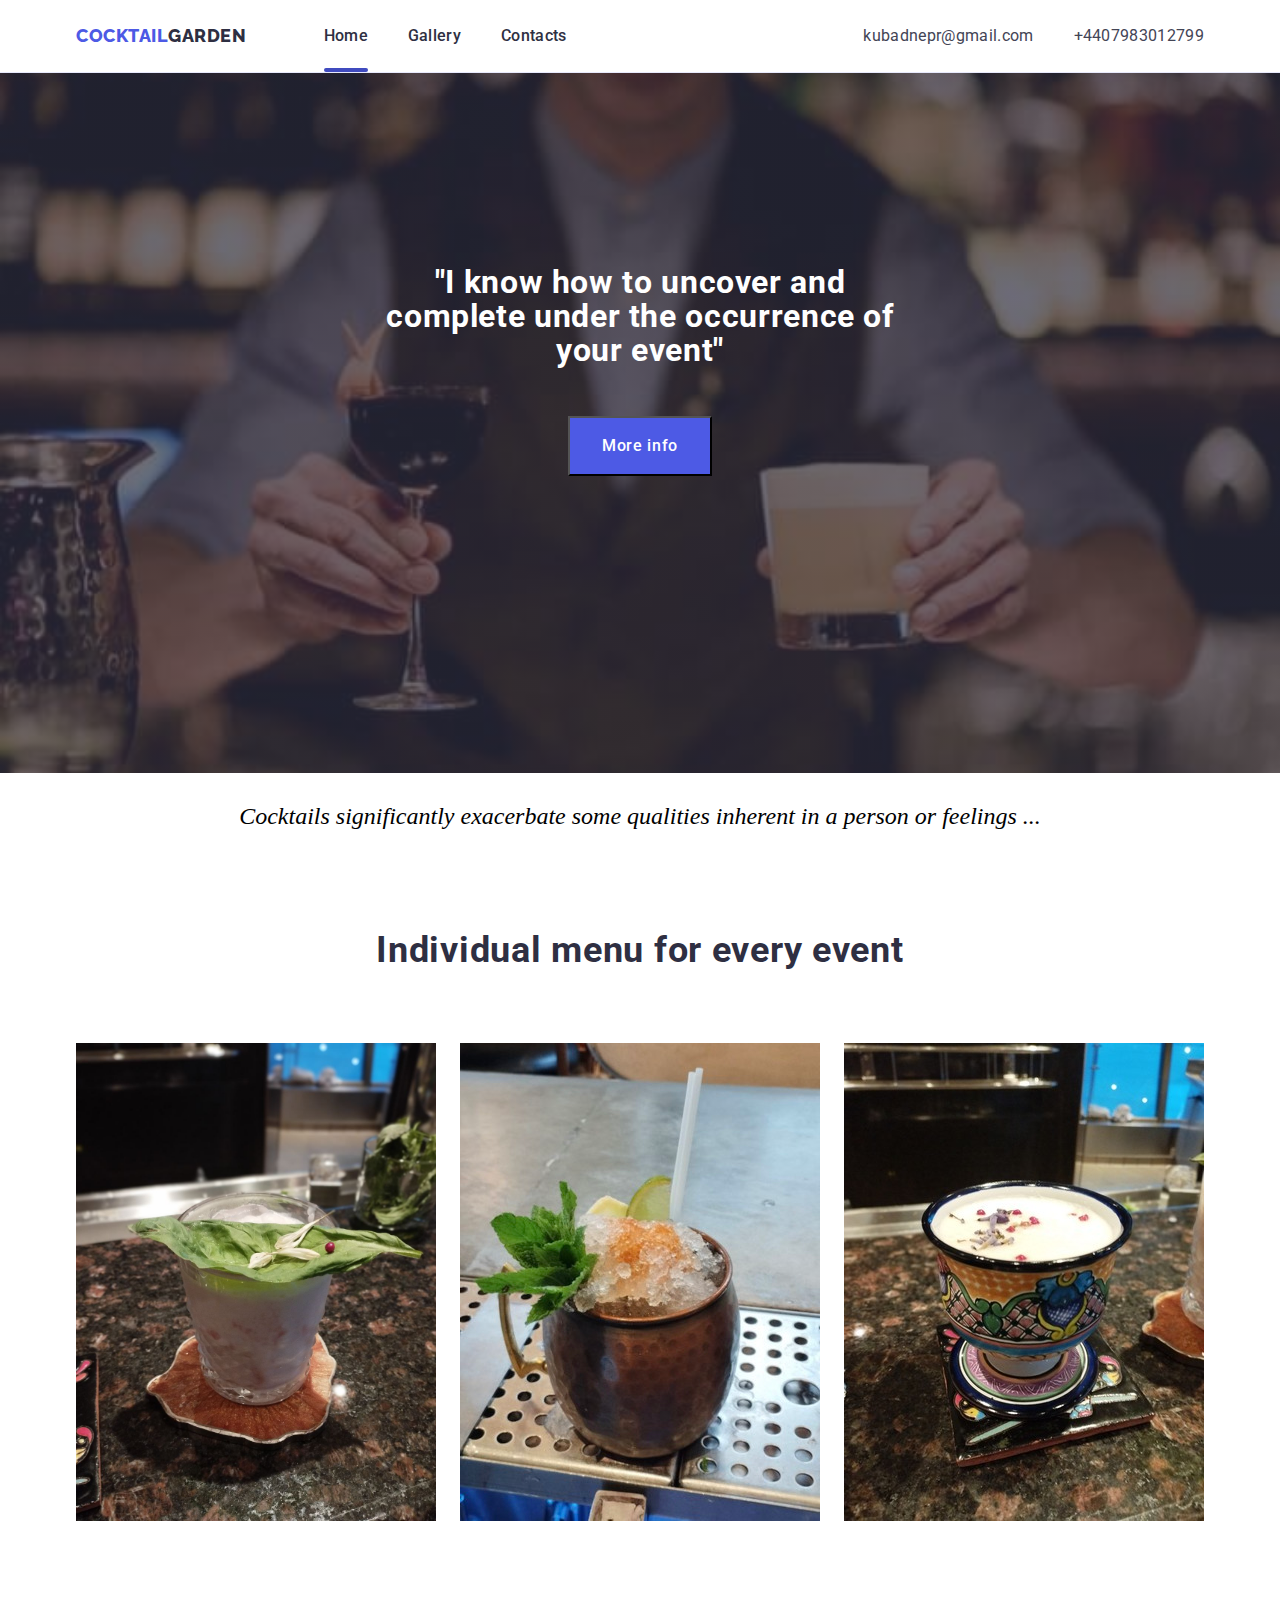
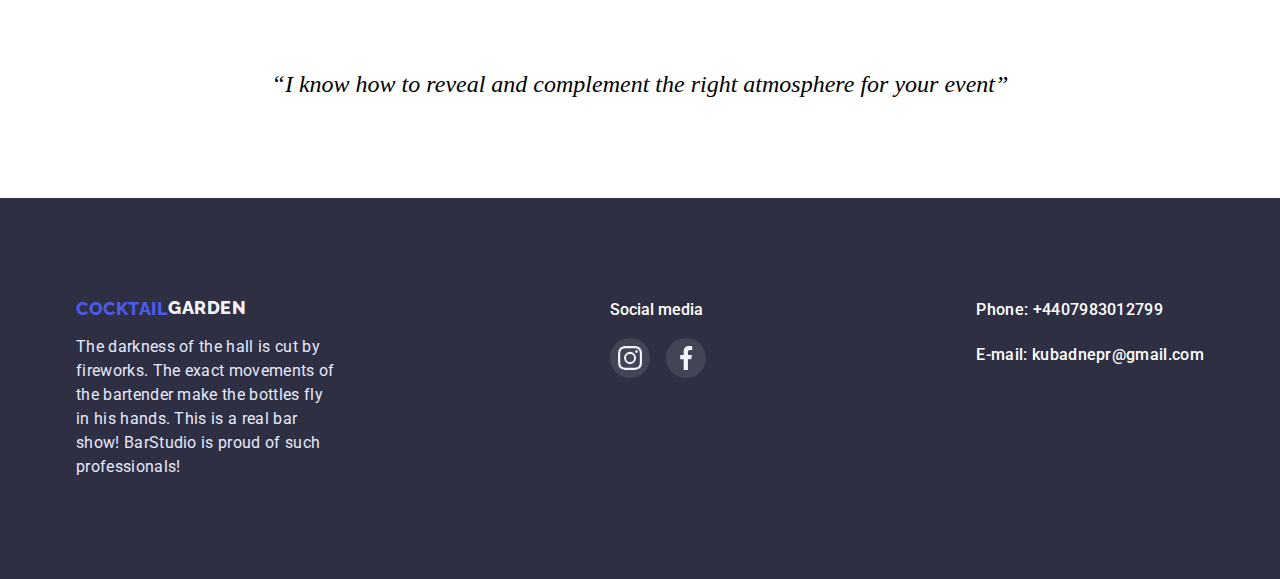
<file: index.html>
<!DOCTYPE html>
<html lang="en">

    <head>
        <meta charset="UTF-8">
        <meta http-equiv="X-UA-Compatible" content="IE=edge">
        <meta name="viewport" content="width=device-width, initial-scale=1.0">
        <title>Cocktail-Garden</title>
        <link rel="preconnect" href="https://fonts.googleapis.com">
        <link rel="preconnect" href="https://fonts.gstatic.com" crossorigin>
        <link
            href="https://fonts.googleapis.com/css2?family=Raleway:wght@800&family=Roboto:wght@400;500;700;900&display=swap"
            rel="stylesheet">
        <link rel="stylesheet"
            href="https://cdnjs.cloudflare.com/ajax/libs/modern-normalize/0.6.0/modern-normalize.min.css">
        <link rel="stylesheet" href="./css/style.css">
    </head>

    <body>
        <header class="header">
            <div class="container header-container">
                <a href="./index.html" class="header-logo link">Cocktail<span class="logo">Garden</span></a>
                <div class="header-menu">
                    <button type="button" class="header-close">
                        <svg xmlns="http://www.w3.org/2000/svg" fill="none" viewBox="0 0 24 24" stroke-width="1.5" stroke="currentColor" class="header-close-icon">
                            <path stroke-linecap="round" stroke-linejoin="round" d="M6 18L18 6M6 6l12 12" />
                          </svg>
                    </button>
                    <nav class="header-navigation">
                        <ul class="header-list list">
                            <li class="header-item"><a class="header-link link current" href="./index.html">Home</a>
                            </li>
                            <li class="header-item"><a class="header-link link" href="./portfolio.html">Gallery</a></li>
                            <li class="header-item"><a class="header-link link" href="#footer">Contacts</a></li>
                        </ul>
                    
                    </nav>
                    <address class="contact">
                        <ul class="header-contact list">
                            <li><a class="header-mail link" href="mailto:kubadnepr@gmail.com">kubadnepr@gmail.com</a></li>
                            <li><a class="header-tel link" href="tel:+4407983012799">+4407983012799</a></li>
                        </ul>
                    </address>
                </div>
                <button type="button" class="header-open">
                    <svg xmlns="http://www.w3.org/2000/svg" fill="none" viewBox="0 0 24 24" class="header-open-icon" stroke-width="1.5" stroke="currentColor">
                        <path stroke-linecap="round" stroke-linejoin="round" d="M3.75 6.75h16.5M3.75 12h16.5m-16.5 5.25h16.5" />
                      </svg>
                </button>
            </div>
        </header>
        <main>
            <section class="hero">
                <div class="container">
                    <h1 class="hero-title">"I know how to uncover and complete under the occurrence of your event"</h1>
                    <button type="button" class="hero-btn" data-modal-open>More info</button>
                </div>
            </section>
            <section class="text-homepage">Cocktails significantly exacerbate some qualities inherent in a person or feelings ...
            </section>
            <!-- Slideshow container
            <div class="slideshow-container">
            
                Full-width images with number and caption text 
                <div class="mySlides fade">
                    <div class="numbertext">1 / 3</div>
                    <img src="./images/photo_2023-08-13_17-49-11.jpg" style="width:100%">
                    <div class="text">Caption Text</div>
                </div>
            
                <div class="mySlides fade">
                    <div class="numbertext">2 / 3</div>
                    <img src="./images/photo_2023-08-13_17-53-18.jpg" style="width:100%">
                    <div class="text">Caption Two</div>
                </div>
            
                <div class="mySlides fade">
                    <div class="numbertext">3 / 3</div>
                    <img src="./images/photo_2023-08-13_17-54-30.jpg" style="width:100%">
                    <div class="text">Caption Three</div>
                </div>
            
                Next and previous buttons
                <a class="prev" onclick="plusSlides(-1)">&#10094;</a>
                <a class="next" onclick="plusSlides(1)">&#10095;</a>
            </div>
            <br>
            
            The dots/circles
            <div style="text-align:center">
                <span class="dot" onclick="currentSlide(1)"></span>
                <span class="dot" onclick="currentSlide(2)"></span>
                <span class="dot" onclick="currentSlide(3)"></span>
            </div>
        </div>
            

            <section class="about">
                <div class="container">
                    </div>
                    </section>
                    <ul class="about-list list">
                        <li class="about-item">
                            <div class="item-antenna">
                                <svg width="64" height="64">
                                    <use href="./images/img2_home.jpg"></use>
                                </svg>
                            </div>
                            <h2 class="about-title">Strategy</h2>
                            <p class="about-after-title">Our goal is to identify the business
                                problem to walk away with the and creative solution. </p>


                        </li>
                        <li class="about-item">
                            <div class="item-antenna">
                                <svg width="64" height="64">
                                    <use href="./images/icons.svg#icon-antena2"></use>
                                </svg>
                            </div>
                            <h2 class="about-title">Punctuality</h2>
                            <p class="about-after-title">Bring the key message to the brand's audience for the best
                                price
                                within the shortest
                                possible time.</p>
                        </li>
                        <li class="about-item">
                            <div class="item-antenna">
                                <svg width="64" height="64">
                                    <use href="./images/icons.svg#icon-antena3"></use>
                                </svg>
                            </div>
                            <h2 class="about-title">Diligence</h2>
                            <p class="about-after-title">Research and confirm brands that present the strongest digital
                                growth opportunities and
                                minimize risk.</p>
                        </li>
                        <li class="about-item">
                            <div class="item-antenna">
                                <svg width="64" height="64">
                                    <use href="./images/icons.svg#icon-antena3"></use>
                                </svg>
                            </div>
                            <h2 class="about-title">Technologies</h2>
                            <p class="about-after-title">Design practice focused on digital experiences. We bring forth
                                a
                                deep passion for
                                problem-solving.</p>
                        </li>
                    </ul>
                </div>

            </section>-->

            <section class="feature">
                <div class="container">
                    <h2 class="feature-title">Individual menu for every event</h2>
                    <ul class="feature-list list">
                        <li class="feature-item">
                            <img src="./images/photo_2023-08-13_17-49-11.jpg" alt="imac" />
                        </li>
                        <li class="feature-item">
                            <img src="./images/imgonline-com-ua-Resize-NGgsvhFeoj.jpg" alt="iphones" />
                        </li>
                        <li class="feature-item">
                            <img src="./images/imgonline-com-ua-Resize-VmYrsFNHtzeY0.jpg" alt="iphones" />
                        </li>
                    </ul>
                </div>
            </section>
            <section class="text-homepage">“I know how to reveal and complement the right atmosphere for your event”</section>
            
            <!--<section class="team">
                <div class="container">
                    <h2 class="team-title">Our Team</h2>
                    <ul class="team-list list">
                        <li class="team-item">
                            <img src="./images/mark_guerrero_img1.jpg" alt="mark guerrero" width="264" height="260" />
                            <div class="team-after-content">
                                <h3 class="team-after">Mark Guerrero</h3>
                                <p class="team-after-title">Product Designer</p>
                                <ul class="team-social-list list">
                                    <li class="team-social-item">
                                        <a href="" class="team-social-link">
                                            <svg class="team-social-icon" width="16" height="16">
                                                <use href="./images/icons.svg#icon-instagram"></use>
                                            </svg>
                                        </a>
                                    </li>
                                    <li class="team-social-item">
                                        <a href="" class="team-social-link">
                                            <svg class="team-social-icon" width="16" height="16">
                                                <use href="./images/icons.svg#icon-twitter"></use>
                                            </svg>
                                        </a>
                                    </li>
                                    <li class="team-social-item">
                                        <a href="" class="team-social-link">
                                            <svg class="team-social-icon" width="16" height="16">
                                                <use href="./images/icons.svg#icon-facebook"></use>
                                            </svg>
                                        </a>
                                    </li>
                                    <li class="team-social-item">
                                        <a href="" class="team-social-link">
                                            <svg class="team-social-icon" width="16" height="16">
                                                <use href="./images/icons.svg#icon-linkedin"></use>
                                            </svg>
                                        </a>
                                    </li>
                                </ul>
                            </div>
                        </li>
                        <li class="team-item">
                            <img src="./images/tom_ford_img2.jpg" alt="tom ford" width="264" height="260" />
                            <div class="team-after-content">
                                <h3 class="team-after">Tom Ford</h3>
                                <p class="team-after-title">Frontend Developer</p>
                                <ul class="team-social-list list">
                                    <li class="team-social-item">
                                        <a href="" class="team-social-link">
                                            <svg class="team-social-icon" width="16" height="16">
                                                <use href="./images/icons.svg#icon-instagram"></use>
                                            </svg>
                                        </a>
                                    </li>
                                    <li class="team-social-item">
                                        <a href="" class="team-social-link">
                                            <svg class="team-social-icon" width="16" height="16">
                                                <use href="./images/icons.svg#icon-twitter"></use>
                                            </svg>
                                        </a>
                                    </li>
                                    <li class="team-social-item">
                                        <a href="" class="team-social-link">
                                            <svg class="team-social-icon" width="16" height="16">
                                                <use href="./images/icons.svg#icon-facebook"></use>
                                            </svg>
                                        </a>
                                    </li>
                                    <li class="team-social-item">
                                        <a href="" class="team-social-link">
                                            <svg class="team-social-icon" width="16" height="16">
                                                <use href="./images/icons.svg#icon-linkedin"></use>
                                            </svg>
                                        </a>
                                    </li>
                                </ul>
                            </div>
                        </li>
                        <li class="team-item">
                            <img src="./images/camila_garcia_img3.jpg" alt="camila garcia" width="264" height="260" />
                            <div class="team-after-content">
                                <h3 class="team-after">Camila Garcia</h3>
                                <p class="team-after-title">Marketing</p>
                                <ul class="team-social-list list">
                                    <li class="team-social-item">
                                        <a href="" class="team-social-link">
                                            <svg class="team-social-icon" width="16" height="16">
                                                <use href="./images/icons.svg#icon-instagram"></use>
                                            </svg>
                                        </a>
                                    </li>
                                    <li class="team-social-item">
                                        <a href="" class="team-social-link">
                                            <svg class="team-social-icon" width="16" height="16">
                                                <use href="./images/icons.svg#icon-twitter"></use>
                                            </svg>
                                        </a>
                                    </li>
                                    <li class="team-social-item">
                                        <a href="" class="team-social-link">
                                            <svg class="team-social-icon" width="16" height="16">
                                                <use href="./images/icons.svg#icon-facebook"></use>
                                            </svg>
                                        </a>
                                    </li>
                                    <li class="team-social-item">
                                        <a href="" class="team-social-link">
                                            <svg class="team-social-icon" width="16" height="16">
                                                <use href="./images/icons.svg#icon-linkedin"></use>
                                            </svg>
                                        </a>
                                    </li>
                                </ul>
                            </div>
                        </li>
                        <li class="team-item">
                            <img src="./images/daniel_wilson_img4.jpg" alt="daniel wilson" width="264" height="260" />
                            <div class="team-after-content">
                                <h3 class="team-after">Daniel Wilson</h3>
                                <p class="team-after-title">UI Designer</p>
                                <ul class="team-social-list list">
                                    <li class="team-social-item">
                                        <a href="" class="team-social-link">
                                            <svg class="team-social-icon" width="16" height="16">
                                                <use href="./images/icons.svg#icon-instagram"></use>
                                            </svg>
                                        </a>
                                    </li>
                                    <li class="team-social-item">
                                        <a href="" class="team-social-link">
                                            <svg class="team-social-icon" width="16" height="16">
                                                <use href="./images/icons.svg#icon-twitter"></use>
                                            </svg>
                                        </a>
                                    </li>
                                    <li class="team-social-item">
                                        <a href="" class="team-social-link">
                                            <svg class="team-social-icon" width="16" height="16">
                                                <use href="./images/icons.svg#icon-facebook"></use>
                                            </svg>
                                        </a>
                                    </li>
                                    <li class="team-social-item">
                                        <a href="" class="team-social-link">
                                            <svg class="team-social-icon" width="16" height="16">
                                                <use href="./images/icons.svg#icon-linkedin"></use>
                                            </svg>
                                        </a>
                                    </li>
                                </ul>
                            </div>
                        </li>
                    </ul>
                </div>
            </section>-->
            <!--<section class="customers">
                <div class="container">
                    <h2 class="customers-title">Customers</h2>
                    <ul class="customs-list list">
                        <li class="customers-item"><a href="" class="customers-link link">
                                <svg class="customers-icon" width="104" height="56">
                                    <use href="./images/icons.svg#icon-logo1"></use>
                                </svg>
                            </a></li>
                        <li class="customers-item"><a href="" class="customers-link link">
                                <svg class="customers-icon" width="104" height="56">
                                    <use href="./images/icons.svg#icon-logo2"></use>
                                </svg>
                            </a></li>
                        <li class="customers-item"><a href="" class="customers-link link">
                                <svg class="customers-icon" width="104" height="56">
                                    <use href="./images/icons.svg#icon-logo3"></use>
                                </svg>
                            </a></li>
                        <li class="customers-item"><a href="" class="customers-link link">
                                <svg class="customers-icon" width="104" height="56">
                                    <use href="./images/icons.svg#icon-logo4"></use>
                                </svg>
                            </a></li>
                        <li class="customers-item"><a href="" class="customers-link link">
                                <svg class="customers-icon" width="104" height="56">
                                    <use href="./images/icons.svg#icon-logo5"></use>
                                </svg>
                            </a></li>
                        <li class="customers-item"><a href="" class="customers-link link">
                                <svg class="customers-icon" width="104" height="56">
                                    <use href="./images/icons.svg#icon-logo6"></use>
                                </svg>
                            </a></li>
                    </ul>
                </div>
            </section>-->
        </main>


        <footer class="footer">
            <div class="container footer-container">
                <div class="footer-left">
                    <a class="footer-link link" href=“./index.html”>Cocktail<span class="footer-logo">Garden</span></a>
                    <p class="footer-after">The darkness of the hall is cut by fireworks. The exact movements of the bartender make the bottles fly in his hands.
                    This is a real bar show! BarStudio is proud of such professionals!</p>
                </div>

                <div class="footer-icon">
                    <p class="footer-social">Social media</p>
                    <ul class="list flex footer-icon-list">
                        <li class="footer-item flex">
                            <a href="#" class="footer-link-icon">
                                <svg class="footer-icon-right" width="24" height="24">
                                    <use href="./images/icons.svg#icon-instagram"></use>
                                </svg>
                            </a>
                        </li>
                        <!--<li class="footer-item flex">
                            <a href="#" class="footer-link-icon">
                                <svg class="footer-icon-right" width="24" height="24">
                                    <use href="./images/icons.svg#icon-twitter"></use>
                                </svg>
                            </a>
                        </li>-->
                        <li class="footer-item flex">
                            <a href="#" class="footer-link-icon">
                                <svg class="footer-icon-right" width="24" height="24">
                                    <use href="./images/icons.svg#icon-facebook"></use>
                                    
                                    
                                </svg>
                            
                            </a>
                        </li>
                        
                            
                        <!--<a href="https://www.facebook.com/1988Vorontsov ">Facebook</a>
                        <a href="https://www.instagram.com/vadymvorontsov" target="_blank">Instagram</a>-->
                        <!--<li class="footer-item flex">
                            <a href="#" class="footer-link-icon">
                                <svg class="footer-icon-right" width="24" height="24">
                                    <use href="./images/icons.svg#icon-linkedin"></use>
                                </svg>
                            </a>
                        </li>-->
                    </ul>
                </div>

                <div class="footer-container-subscribe">
                    <p class="subscribe-text">Phone: +4407983012799</p>
                    <p class="subscribe-text">E-mail: kubadnepr@gmail.com</p>
                </div>
            </div>
          
                
                
                <!--<form class="footer-form">
                    <input type="email" placeholder="E-mail" name="user_email" class="footer-form-input" required />
            
                    <button type="submit" class="button-subscribe">Subscribe
                        
                    <svg class="button-icon-subscribe" width="24" height="20">
                                <use href="./images/icons.svg#icon-frame"></use>
                            </svg>
                            
                        </button>
                </form>-->
            <!-- </div> -->
            
        </footer>
        <div class="backdrop is-hidden" data-modal>
            <div class="modal">
                <button type="button" class="modal-close" data-modal-close>
                    <svg class="modal-close-icon" width="8" height="8">
                        <use href="./images/icons.svg#icon-close_black"></use>
                    </svg>
                </button>
                <div class="forma">
                    <p class="text-message">Leave your contacts and we will call you back</p>
                    <form class="modal-form">
                        <label class="modal-form-field">
                            <span class="modal-form-input-desc">Name</span>
                            <span class="modal-form-input-wrapper">
                                <input type="text" name="user_name" class="modal-form-input" required pattern="[a-zA-Za-яА-Я]+"
                                    minlength="2" />
                                <span class="modal-form-input-icon">
                    
                                    <svg class="form-icon-person" width="12" height="12">
                                        <use href="./images/icons.svg#icon-person"></use>
                                    </svg>
                                </span>
                            </span>
                        </label>
                        <label class="modal-form-field">
                            <span class="modal-form-input-desc">Phone</span>
                            <span class="modal-form-input-wrapper">
                                <input type="tel" name="user_phone" class="modal-form-input" required
                                    pattern="[0-9]{3}-[0-9]{3}-[0-9]{2}-[0-9]{2}" title="xxx-xxx-xx-xx" />
                                <span class="modal-form-input-icon">
                                    <svg class="form-icon-phone" width="13" height="13">
                                        <use href="./images/icons.svg#icon-phone_black"></use>
                                    </svg>
                                </span>
                    
                            </span>
                        </label>
                        <label class="modal-form-field">
                            <span class="modal-form-input-desc">Email</span>
                            <span class="modal-form-input-wrapper">
                                <input type="email" name="user_email" class="modal-form-input" required />
                                <span class="modal-form-input-icon">
                                    <svg class="form-icon-email" width="15" height="12">
                                        <use href="./images/icons.svg#icon-email_black"></use>
                                    </svg>
                    
                                </span>
                            </span>
                        </label>
                        <label class="modal-form-field">
                            <span class="modal-form-input-desc">Comment</span>
                            <textarea name="user_message" class="modal-form-message" placeholder="Text input"></textarea>
                        </label>
                        <input id="user-policy" type="checkbox" name="user_policy" class="modal-form-check visually-hidden" />
                        <label for="user-policy" class="modal-form-check-desc">I accept the terms and conditions of the&nbsp;
                            <a href="" class="link-policy">Privacy Policy</a>
                            </label>
                        <button type="submit" class="modal-form-submit">Send</button>
                    
                    </form>
                </div>
            </div>
        </div> 
        <script src="./js/modal.js"></script>
        <script src="./js/app.js"></script>
    </body>

</html>
</file>
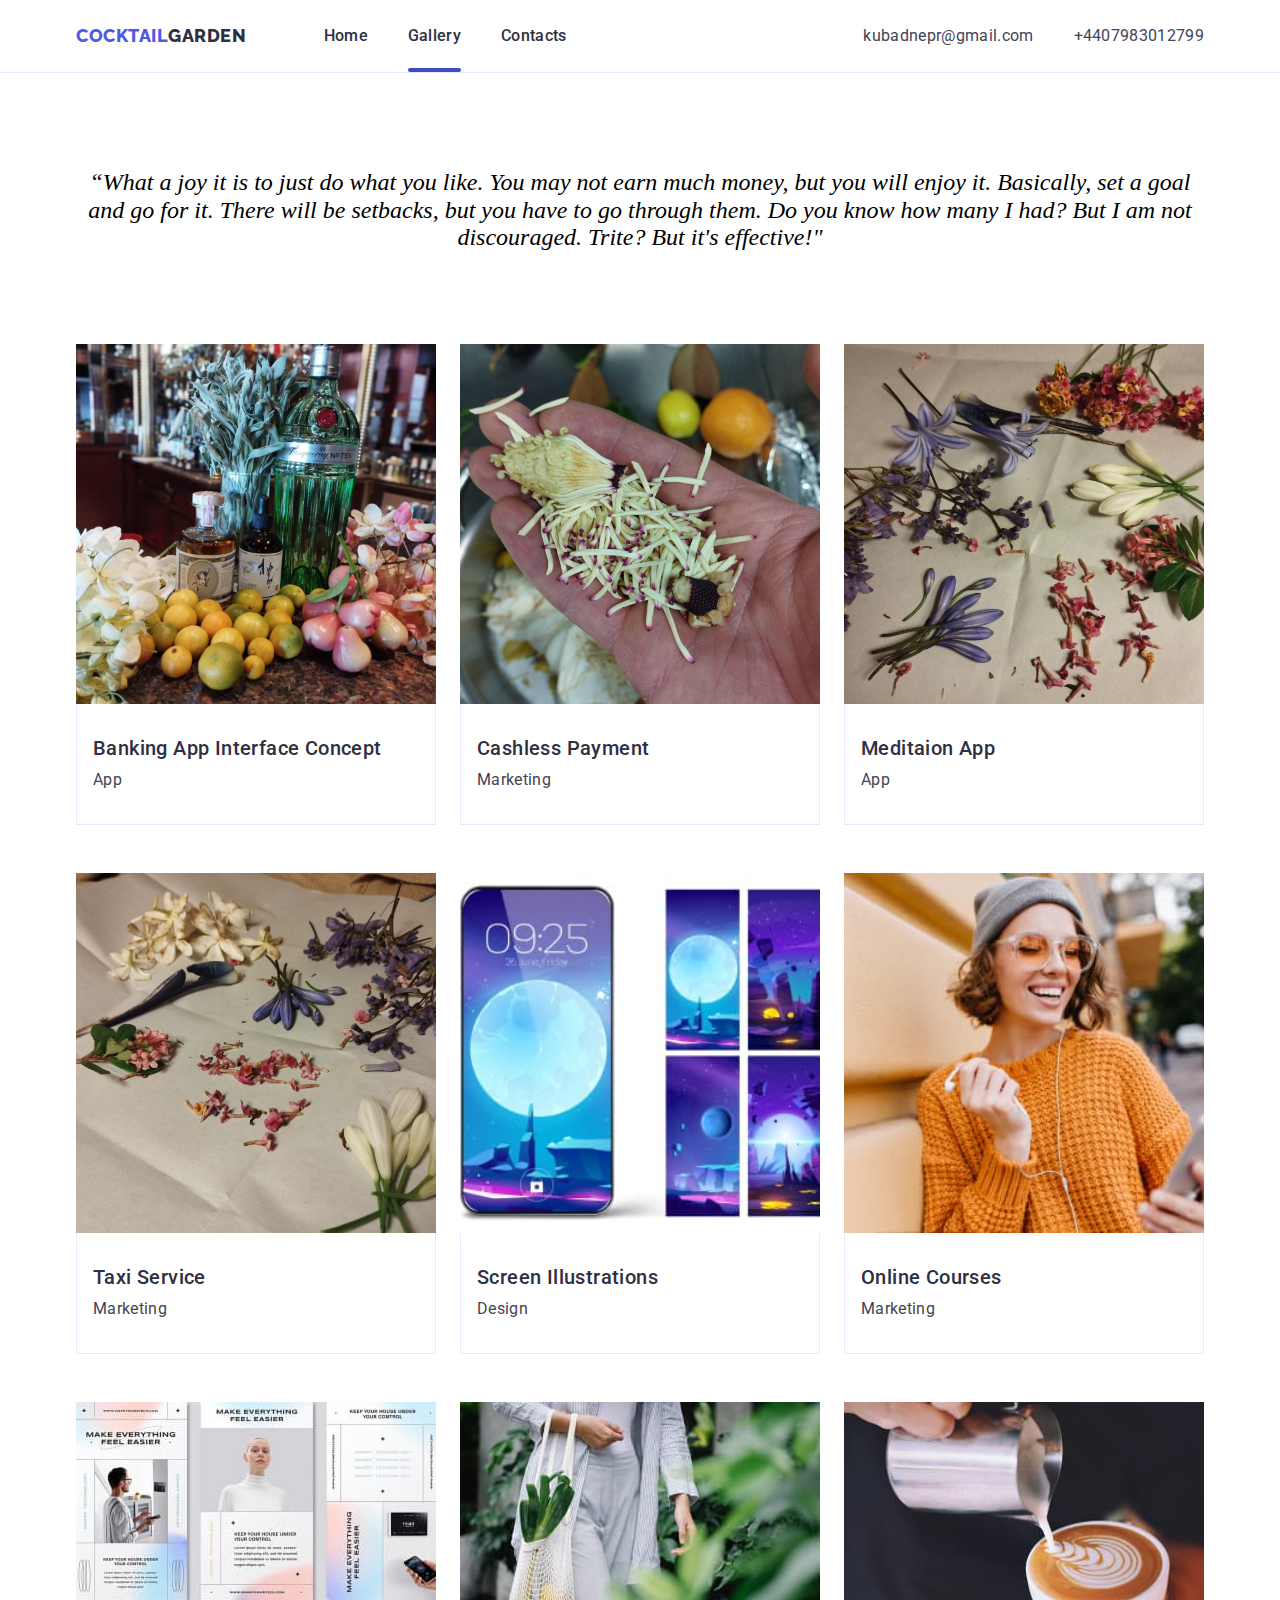
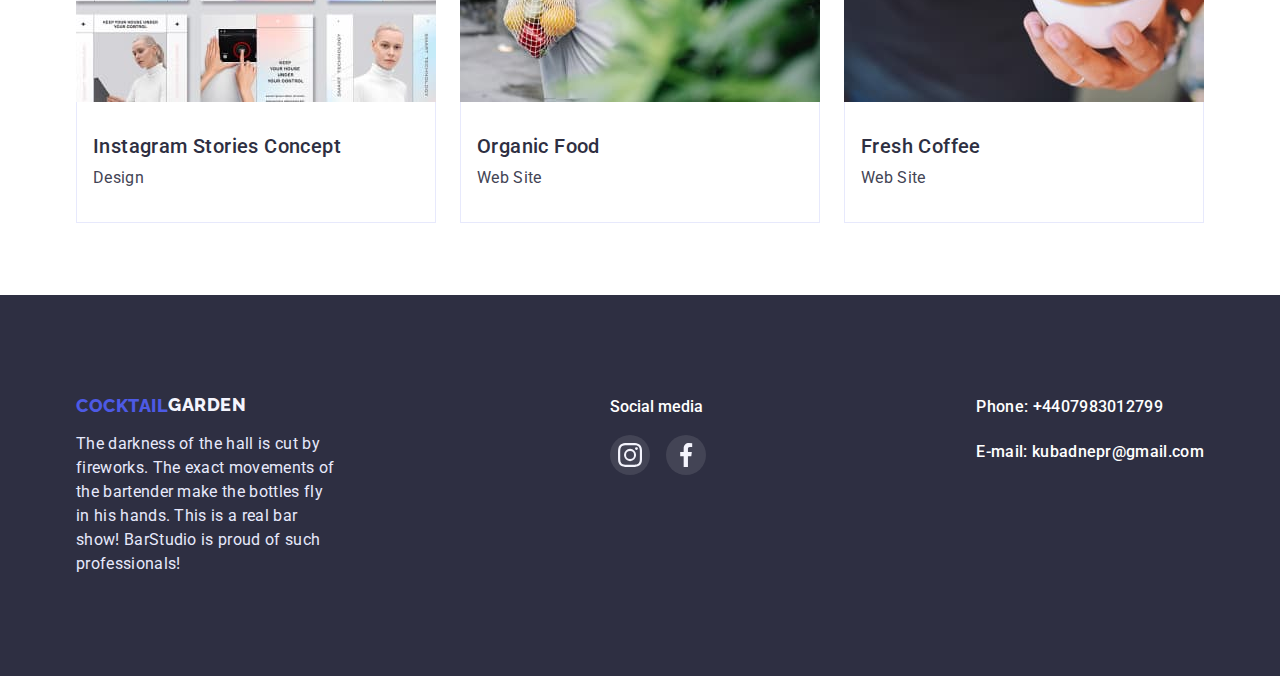
<file: portfolio.html>
<!DOCTYPE html>
<html lang="en">

    <head>
        <meta charset="UTF-8">
        <meta http-equiv="X-UA-Compatible" content="IE=edge">
        <meta name="viewport" content="width=device-width, initial-scale=1.0">
        <title>Portfolio</title>
        <link rel="preconnect" href="https://fonts.googleapis.com">
        <link rel="preconnect" href="https://fonts.gstatic.com" crossorigin>
        <link
            href="https://fonts.googleapis.com/css2?family=Raleway:wght@800&family=Roboto:wght@400;500;700;900&display=swap"
            rel="stylesheet">
        <link rel="stylesheet"
            href="https://cdnjs.cloudflare.com/ajax/libs/modern-normalize/0.6.0/modern-normalize.min.css">
        <link rel="stylesheet" href="./css/style.css">
    </head>

    <body class="body">
        <header class="header">
            <div class="container header-container">
                <a href="./index.html" class="header-logo link">Cocktail<span class="logo">Garden</span></a>
                <div class="header-menu">
                    <button type="button" class="header-close">
                        <svg xmlns="http://www.w3.org/2000/svg" fill="none" viewBox="0 0 24 24" stroke-width="1.5" stroke="currentColor" class="header-close-icon">
                            <path stroke-linecap="round" stroke-linejoin="round" d="M6 18L18 6M6 6l12 12" />
                          </svg>
                    </button>
                    <nav class="header-navigation">
                        <ul class="header-list list">
                            <li class="header-item"><a class="header-link link" href="./index.html">Home</a>
                            </li>
                            <li class="header-item"><a class="header-link link current" href="./portfolio.html">Gallery</a></li>
                            <li class="header-item"><a class="header-link link" href="#footer">Contacts</a></li>
                        </ul>
                    
                    </nav>
                    <address class="contact">
                        <ul class="header-contact list">
                            <li><a class="header-mail link" href="mailto:kubadnepr@gmail.com">kubadnepr@gmail.com</a></li>
                            <li><a class="header-tel link" href="tel:+4407983012799">+4407983012799</a></li>
                        </ul>
                    </address>
                </div>
                <button type="button" class="header-open">
                    <svg xmlns="http://www.w3.org/2000/svg" fill="none" viewBox="0 0 24 24" class="header-open-icon" stroke-width="1.5" stroke="currentColor">
                        <path stroke-linecap="round" stroke-linejoin="round" d="M3.75 6.75h16.5M3.75 12h16.5m-16.5 5.25h16.5" />
                      </svg>
                </button>
            </div>
        </header>
        <main>
            <section class="portfolio">
                <div class="container">
                    <h1 class="visually-hidden">portfolio</h1>
                    <!--<ul class="portfolio-list list one">
                        <li class="portfolio-item"><button type="button" class="portfolio-btn">All</button></li>
                        <li class="portfolio-item"><button type="button" class="portfolio-btn">Web Site</button></li>
                        <li class="portfolio-item"><button type="button" class="portfolio-btn">App</button></li>
                        <li class="portfolio-item"><button type="button" class="portfolio-btn">Design</button></li>
                        <li class="portfolio-item"><button type="button" class="portfolio-btn">Marketing</button></li>
                    </ul>-->
                    <section class="text-gallery">“What a joy it is to just do what you like. You may not earn much money, but you will enjoy it. Basically, set a goal
                    and go for it. There will be setbacks, but you have to go through them. Do you know how many I had? But I am not
                    discouraged. Trite? But it's effective!"
                    </section>

                    <ul class="flex-container">
                        <li class="portfolio-two list">
                            <div class="top-wrap-text">
                                <img src="./images/photo_2023_gallery1.jpg" alt="bank app" width="360"
                                    height="300">
                                <p class="top-text">14 Stylish and User-Friendly App Design Concepts · Task Manager App
                                    · Calorie Tracker App · Exotic Fruit Ecommerce App ·
                                    Cloud Storage App</p>
                            </div>
                            <div class="container-title">
                                <h2 class="portfolio-title">Banking App Interface Concept</h2>
                                <p class="portfolio-after-title">App</p>
                            </div>
                        </li>

                        <li class="portfolio-two list">
                            <div class="top-wrap-text">
                                <img src="./images/photo_2023_gallery2.jpg" alt="cashless payment"
                                    width="360" height="300">
                                <p class="top-text">14 Stylish and User-Friendly App Design Concepts · Task Manager App
                                    · Calorie Tracker App · Exotic
                                    Fruit Ecommerce App ·
                                    Cloud Storage App</p>
                            </div>
                            <div class="container-title">
                                <h2 class="portfolio-title">Cashless Payment</h2>
                                <p class="portfolio-after-title">Marketing</p>
                            </div>
                        </li>

                        <li class="portfolio-two list">
                            <div class="top-wrap-text">
                                <img src="./images/photo_2023_gallery3.jpg" alt="meditaion app" width="360"
                                    height="300">
                                <p class="top-text">14 Stylish and User-Friendly App Design Concepts · Task Manager App
                                    · Calorie Tracker App · Exotic Fruit Ecommerce App ·
                                    Cloud Storage App</p>
                            </div>
                            <div class="container-title">
                                <h2 class="portfolio-title">Meditaion App</h2>
                                <p class="portfolio-after-title">App</p>
                            </div>
                        </li>

                        <li class="portfolio-two list">
                            <div class="top-wrap-text">
                                <img src="./images/photo_2023_gallery4.jpg" alt="taxi service" width="360"
                                    height="300">
                                <p class="top-text">14 Stylish and User-Friendly App Design Concepts · Task Manager App
                                    · Calorie Tracker App · Exotic Fruit Ecommerce App ·
                                    Cloud Storage App</p>
                            </div>
                            <div class="container-title">
                                <h2 class="portfolio-title">Taxi Service</h2>
                                <p class="portfolio-after-title">Marketing</p>
                            </div>
                        </li>

                        <li class="portfolio-two list">
                            <div class="top-wrap-text">
                                <img src="./images/screen_illustrations_portfolio_img5.jpg" alt="screen illustrations"
                                    width="360" height="300">
                                <p class="top-text">14 Stylish and User-Friendly App Design Concepts · Task Manager App
                                    · Calorie Tracker App · Exotic Fruit Ecommerce App ·
                                    Cloud Storage App</p>
                            </div>
                            <div class="container-title">
                                <h2 class="portfolio-title">Screen Illustrations</h2>
                                <p class="portfolio-after-title">Design</p>
                            </div>
                        </li>

                        <li class="portfolio-two list">
                            <div class="top-wrap-text">
                                <img src="./images/online_courses_portfolio_img6.jpg" alt="online courses" width="360"
                                    height="300">
                                <p class="top-text">14 Stylish and User-Friendly App Design Concepts · Task Manager App
                                    · Calorie Tracker App · Exotic Fruit Ecommerce App ·
                                    Cloud Storage App</p>
                            </div>
                            <div class="container-title">
                                <h2 class="portfolio-title">Online Courses</h2>
                                <p class="portfolio-after-title">Marketing</p>
                            </div>
                        </li>

                        <li class="portfolio-two list">
                            <div class="top-wrap-text">
                                <img src="./images/instagram_stories_concept_portfolio_img7.jpg"
                                    alt="instagram stories concept" width="360" height="300">
                                <p class="top-text">14 Stylish and User-Friendly App Design Concepts · Task Manager App
                                    · Calorie Tracker App · Exotic Fruit Ecommerce App ·
                                    Cloud Storage App</p>
                            </div>
                            <div class="container-title">
                                <h2 class="portfolio-title">Instagram Stories Concept</h2>
                                <p class="portfolio-after-title">Design</p>
                            </div>
                        </li>

                        <li class="portfolio-two list">
                            <div class="top-wrap-text">
                                <img src="./images/organic_food_portfolio_img8.jpg" alt="organic food" width="360"
                                    height="300">
                                <p class="top-text">14 Stylish and User-Friendly App Design Concepts · Task Manager App
                                    · Calorie Tracker App · Exotic Fruit Ecommerce App ·
                                    Cloud Storage App</p>
                            </div>
                            <div class="container-title">
                                <h2 class="portfolio-title">Organic Food</h2>
                                <p class="portfolio-after-title">Web Site</p>
                            </div>
                        </li>

                        <li class="portfolio-two list">
                            <div class="top-wrap-text">
                                <img src="./images/fresh_coffee_portfolio_img9.jpg" alt="fresh coffee" width="360"
                                    height="300">
                                <p class="top-text">14 Stylish and User-Friendly App Design Concepts · Task Manager App
                                    · Calorie Tracker App · Exotic Fruit Ecommerce App ·
                                    Cloud Storage App</p>
                            </div>
                            <div class="container-title">
                                <h2 class="portfolio-title">Fresh Coffee</h2>
                                <p class="portfolio-after-title">Web Site</p>
                            </div>

                        </li>

                    </ul>
                </div>

            </section>
        </main>
        <footer class="footer">
            <div class="container footer-container">
                <div class="footer-left">
                    <a class="footer-link link" href=“./index.html”>Cocktail<span class="footer-logo">Garden</span></a>
                    <p class="footer-after">The darkness of the hall is cut by fireworks. The exact movements of the bartender make the bottles fly in his hands.
                    This is a real bar show! BarStudio is proud of such professionals!</p>
                </div>

                <div class="footer-icon">
                    <p class="footer-social">Social media</p>
                    <ul class="list flex footer-icon-list">
                        <li class="footer-item flex">
                            <a href="#" class="footer-link-icon">
                                <svg class="footer-icon-right" width="24" height="24">
                                    <use href="./images/icons.svg#icon-instagram"></use>
                                </svg>
                            </a>
                        </li>
                        <!--<li class="footer-item flex">
                            <a href="#" class="footer-link-icon">
                                <svg class="footer-icon-right" width="24" height="24">
                                    <use href="./images/icons.svg#icon-twitter"></use>
                                </svg>
                            </a>
                        </li>-->
                        <li class="footer-item flex">
                            <a href="#" class="footer-link-icon">
                                <svg class="footer-icon-right" width="24" height="24">
                                    <use href="./images/icons.svg#icon-facebook"></use>
                                    
                                    
                                </svg>
                            
                            </a>
                        </li>
                        
                            
                        <!--<a href="https://www.facebook.com/1988Vorontsov ">Facebook</a>
                        <a href="https://www.instagram.com/vadymvorontsov" target="_blank">Instagram</a>-->
                        <!--<li class="footer-item flex">
                            <a href="#" class="footer-link-icon">
                                <svg class="footer-icon-right" width="24" height="24">
                                    <use href="./images/icons.svg#icon-linkedin"></use>
                                </svg>
                            </a>
                        </li>-->
                    </ul>
                </div>

                <div class="footer-container-subscribe">
                    <p class="subscribe-text">Phone: +4407983012799</p>
                    <p class="subscribe-text">E-mail: kubadnepr@gmail.com</p>
                </div>
            </div>
          
                
                
                <!--<form class="footer-form">
                    <input type="email" placeholder="E-mail" name="user_email" class="footer-form-input" required />
            
                    <button type="submit" class="button-subscribe">Subscribe
                        
                    <svg class="button-icon-subscribe" width="24" height="20">
                                <use href="./images/icons.svg#icon-frame"></use>
                            </svg>
                            
                        </button>
                </form>-->
            <!-- </div> -->
            
        </footer>
        <script src="./js/app.js"></script>
    </body>

</html>
</file>
<file: css/style.css>
:root {
    --first-title-color: #FFFFFF;
    --feature-title-color: #2E2F42;
    --header-logo-color: #4D5AE5;
    --header-contact-color: #434455;
    --team-background-color: #F4F4FD;
    --btn-background-color: #404BBF;
    --footer-after-color: #E7E9FC;
    /* --trans: transform 250ms cubic-bezier(0.4, 0, 0.2, 1); */


}

p,
h1,
h2,
h3,
h4,
h5,
h6 {
    margin: 0;
}

ul,
ol {
    list-style: none;
    margin: 0;
    padding: 0;
}

button {
    cursor: pointer;
}

img {
    display: block;
    max-width: 100%;
    height: auto;
}

.container {
    /* width: 1158px; // 27.08.2023 */
    max-width: 1158px;
    padding-left: 15px;
    padding-right: 15px;
    margin: 0 auto;


}


body {
    font-family: 'Roboto', sans-serif;
    background: var(--first-title-color);
    font-size: 18px;

}

.list {
    list-style: none;
}




.link {
    text-decoration: none;

}

/* --header-- */

.header {
    border-bottom: 1px solid #E7E9FC;
}

.header-list {
    display: flex;
    gap: 40px;
}

.header-link {
    display: block;
    padding-top: 24px;
    padding-bottom: 24px;
}

.header-container {
    display: flex;

}


.header-navigation {
    display: flex;
    align-items: center;

}

.header-contact {
    display: flex;
    gap: 40px;
    padding-top: 24px;
    padding-bottom: 24px;


}

.contact {
    margin-left: auto;


}


.header-logo {
    font-family: 'Raleway', sans-serif;
    font-style: normal;
    font-weight: 800;
    line-height: 1.33;
    display: flex;
    align-items: center;
    letter-spacing: 0.03em;
    text-transform: uppercase;
    color: var(--header-logo-color);
    margin-right: 77px;

}

.logo {
    font-family: 'Raleway', sans-serif;
    font-style: normal;
    font-weight: 800;
    line-height: 1.33;
    display: flex;
    align-items: center;
    letter-spacing: 0.03em;
    text-transform: uppercase;
    color: var(--feature-title-color);



}

.header-list {
    font-weight: 500;
    font-size: 16px;
    line-height: 1.5;
    letter-spacing: 0.02em;
    color: var(--feature-title-color);
}

.header-link {
    position: relative;
    color: var(--feature-title-color);
    transition: color 250ms cubic-bezier(0.4, 0, 0.2, 1);
}

.header-link.current::after {
    content: "";
    position: absolute;
    width: 100%;
    height: 4px;
    background-color: #404BBF;
    left: 0;
    bottom: 0;
    border-radius: 2px;


}
.text-homepage {
    font-size: 24px;
    text-align: center;
    padding-bottom: 100px;
    padding-top: 30px;
    padding-right: 15px;
    padding-left: 15px;
    font-family: dancing script;
    font-style: italic;

}
.text-gallery {
    font-size: 24px;
    text-align: center;
    padding-bottom: 20px;
    font-family: dancing script;
    font-style: italic;

}

* {box-sizing:border-box}

/* Slideshow container */
.slideshow-container {
  max-width: 1440px;
  position: relative;
  margin: auto;
}

/* Hide the images by default */
.mySlides {
    display: none;
}

/* Next & previous buttons */
.prev, .next {
  cursor: pointer;
  position: absolute;
  top: 50%;
  width: auto;
  margin-top: -22px;
  padding: 16px;
  color: white;
  font-weight: bold;
  font-size: 18px;
  transition: 0.6s ease;
  border-radius: 0 3px 3px 0;
}

/* Position the "next button" to the right */
.next {
  right: 0;
  border-radius: 3px 0 0 3px;
}

/* On hover, add a black background color with a little bit see-through */
.prev:hover, .next:hover {
  background-color: rgba(0,0,0,0.8);
}

/* Caption text */
.text {
  color: #f2f2f2;
  font-size: 15px;
  padding: 8px 12px;
  position: absolute;
  bottom: 8px;
  width: 100%;
  text-align: center;
}

/* Number text (1/3 etc) */
.numbertext {
  color: #f2f2f2;
  font-size: 12px;
  padding: 8px 12px;
  position: absolute;
  top: 0;
}

/* The dots/bullets/indicators */
.dot {
  cursor: pointer;
  height: 15px;
  width: 15px;
  margin: 0 2px;
  background-color: #bbb;
  border-radius: 50%;
  display: inline-block;
  transition: background-color 0.6s ease;
}

.active, .dot:hover {
  background-color: #717171;
}

/* Fading animation */
.fade {
  -webkit-animation-name: fade;
  -webkit-animation-duration: 1.5s;
  animation-name: fade;
  animation-duration: 1.5s;
}

@-webkit-keyframes fade {
  from {opacity: .4}
  to {opacity: 1}
}

@keyframes fade {
  from {opacity: .4}
  to {opacity: 1}
}





/* .header-list{
    position: relative;
    font-weight: 500;
    font-size: 16px;
    line-height: 1.5;
    letter-spacing: 0.02em;
    padding: 24px 0;
    color: var(--header-logo-color);
    transition: color var(--team-background-color);


}
.header-list.header-link .current::after{
    content: "";
    position: absolute;
    width: 100%;
    height: 4px;
    background-color: #404BBF;
    left: 0;
    bottom: -100%;
    border-radius: 2px;
    
} */

.header-link:hover,
.header-link:focus {
    color: var(--btn-background-color);
}

.header-item {}

.header-link {}



.header-mail {
    font-style: normal;
    font-weight: 400;
    font-size: 16px;
    line-height: 1.5;
    letter-spacing: 0.02em;
    color: var(--header-contact-color);
    padding-top: 24px;
    padding-bottom: 24px;
    transition: color 250ms cubic-bezier(0.4, 0, 0.2, 1);

}

.header-mail:hover,
.header-mail:focus {
    color: var(--btn-background-color);

}

.header-tel {
    font-style: normal;
    font-weight: 400;
    font-size: 16px;
    line-height: 1.5;
    letter-spacing: 0.02em;
    color: var(--header-contact-color);
    padding-top: 24px;
    padding-bottom: 24px;
    transition: color 250ms cubic-bezier(0.4, 0, 0.2, 1);

}

.header-tel:hover,
.header-tel:focus {
    color: var(--btn-background-color);

}


/* --hero-- */
.hero {
    max-width: 1440px;
    height: 700px;
    margin-left: auto;
    margin-right: auto;
    background-image: linear-gradient(to right,
            rgba(46, 47, 66, 0.7),
            rgba(46, 47, 66, 0.7)),
        url(../images/photo_2023-08-13_17-53-18.jpg);
    background-repeat: no-repeat;
    background-size: cover;
    background-position: center;
    padding-top: 192px;
    padding-bottom: 188px;
    margin: auto;


}

.hero-title {
    font-weight: 700;
    font-size: 32px;
    line-height: 1.07;
    text-align: center;
    letter-spacing: 0.02em;
    color: var(--first-title-color);
    max-width: 553px;
    margin: 0 auto;



}

.hero-btn {
    font-family: 'Roboto';
    font-weight: 500;
    font-size: 16px;
    line-height: 1.5;
    align-items: center;
    letter-spacing: 0.04em;
    color: var(--first-title-color);
    cursor: pointer;
    background: var(--header-logo-color);
    margin: 0 auto;
    display: flex;
    flex-direction: row;
    align-items: flex-start;
    padding: 16px 32px;
    gap: 10px;
    margin-top: 48px;
    /* transition: background-color 250ms cubic-bezier(0.4, 0, 0.2, 1),box-shadow 250ms cubic-bezier(0.4, 0, 0.2, 1); */
    /* transition: box-shadow 2000ms linear,background-color 2000ms cubic-bezier(0.4, 0, 0.2, 1);*/
    transition-property: box-shadow, background-color;
    transition-duration: 250ms;
    transition-timing-function: cubic-bezier(0.4, 0, 0.2, 1);
}


.hero-content {
    display: flex;
    justify-content: center;
    align-items: center;



}


.hero-btn:hover,
.hero-btn:focus {
    background-color: var(--btn-background-color);
    box-shadow: 0px 4px 4px rgba(0, 0, 0, 0.15);


}

/* --about-- */
.about {
    padding-top: 120px;
    padding-bottom: 120px;
}

.about-list {
    display: flex;
    gap: 24px;


}

.list {}

.about-item {}

.about-title {

    font-weight: 500;
    font-size: 20px;
    line-height: 1.2;
    letter-spacing: 0.02em;
    color: var(--feature-title-color);
    margin-bottom: 8px;

}

.about-after-title {

    font-weight: 400;
    font-size: 16px;
    line-height: 1.5;
    letter-spacing: 0.02em;
    color: var(--header-contact-color);
    min-width: 264px;


}

/* --feature-- individual menu*/
.feature {}

.feature-title {
    font-weight: 700;
    font-size: 36px;
    font-family: "Roboto", sans-serif;
    line-height: 1.11;
    text-align: center;
    letter-spacing: 0.02em;
    color: var(--feature-title-color);
    margin-bottom: 72px;

}

.feature-list {
    display: flex;
    gap: 24px;
    margin-bottom: 120px;
    justify-content: space-between;
}

.list {}

.feature-item {
    width: 100%;
}
.feature-item img {
    width: 100%;
}

/* --team-- */
.team {
    background: var(--team-background-color);
    padding-top: 120px;
    padding-bottom: 120px;



}

.team-title {
    font-weight: 700;
    font-size: 36px;
    line-height: 1.11;
    text-align: center;
    letter-spacing: 0.02em;
    text-transform: capitalize;
    color: var(--feature-title-color);

}

.team-list {
    display: flex;
    gap: 24px;
    margin-top: 72px;
}

.team-after-content {
    padding-top: 32px;
    padding-bottom: 32px;

}

/* .item-future::before {
    content: '';
    display: block;
    height: 112px;
    background-repeat: no-repeat;
    background-color: #F4F4FD;
    background-position: center;
    border-radius: 4px;
}  */

.item-antenna {
    display: flex;
    background-color: var(--team-background-color);
    width: 264px;
    height: 112px;
    align-content: center;
    justify-content: center;
    flex-wrap: wrap;
    margin-bottom: 8px;
    border-radius: 4px;
}





.team-item {
    background: var(--first-title-color);
    box-shadow: 0px 1px 6px rgba(46, 47, 66, 0.08), 0px 1px 1px rgba(46, 47, 66, 0.16), 0px 2px 1px rgba(46, 47, 66, 0.08);
    border-radius: 0px 0px 4px 4px;



}

.team-after {
    font-weight: 500;
    font-size: 20px;
    line-height: 1.2;
    text-align: center;
    letter-spacing: 0.02em;
    color: var(--feature-title-color);
    margin-bottom: 8px;

}

.team-after-title {

    font-weight: 400;
    font-size: 16px;
    line-height: 1.5;
    text-align: center;
    letter-spacing: 0.02em;
    color: var(--header-contact-color);
    margin-top: 8px;
    margin-bottom: 8px;


}

.team-social-list {
    display: flex;
    justify-content: center;
    gap: 24px;
}

.team-social-item {
    width: 40px;
    height: 40px;

}

.team-social-link {

    display: flex;
    justify-content: center;
    align-items: center;
    background-color: var(--header-logo-color);
    border-radius: 50%;
    width: 40px;
    height: 40px;
    transition-property: background-color;
    transition-duration: 250ms;
    transition-timing-function: cubic-bezier(0.4, 0, 0.2, 1);



}


.team-social-link:hover,
.team-social-link:focus {
    background-color: var(--btn-background-color);
}

.team-social-icon {
    fill: #FFFFFF;


}

/* --customers-- */
.customers {
    padding-top: 130px;
    padding-bottom: 120px;
}

.customs-list {
    display: flex;
    gap: 24px;
    list-style: none;
    padding: 0;
    margin: 0;
}

.customers-icon {
    fill: #8E8F99;
    width: 104px;
    height: 56px;
}

.customers-item {
    width: 168px;
    height: 88px;
    border: 1px solid #8E8F99;
    border-radius: 4px;
    transition-property: border-color;
    transition-duration: 250ms;
    transition-timing-function: cubic-bezier(0.4, 0, 0.2, 1);
}

.customers-link {
    display: flex;
    align-content: center;
    justify-content: center;
    flex-wrap: wrap;
    width: 168px;
    height: 88px;
    fill: #8e8f99;
    transition-property: fill;
    transition-duration: 250ms;
    transition-timing-function: cubic-bezier(0.4, 0, 0.2, 1);


}

.customers-item:hover,
.customers-item:focus {
    border-color: var(--btn-background-color);
}

.customers-icon:hover,
.customers-icon:focus {
    fill: var(--btn-background-color);
}

.customers-item:focus .customers-icon,
.customers-item:active .customers-icon,
.customers-item:hover .customers-icon {
    fill: var(--btn-background-color);

}

.customers-title {
    margin-bottom: 72px;
    font-family: "Roboto", sans-serif;
    font-weight: 700;
    font-size: 36px;
    line-height: 1.11;
    letter-spacing: 2%;
    text-align: center;
}


/* --footer-- */
.footer {
    background: var(--feature-title-color);
    align-items: center;
    margin-top: 0 auto;
    padding-top: 100px;
    padding-bottom: 100px;

}

.footer-link {
    font-family: 'Raleway', sans-serif;
    font-style: normal;
    font-weight: 800;
    line-height: 21px;
    display: flex;
    align-items: center;
    letter-spacing: 0.03em;
    text-transform: uppercase;
    color: var(--header-logo-color);
    margin-bottom: 16px;

}

.footer-logo {
    font-family: 'Raleway', sans-serif;
    font-style: normal;
    font-weight: 800;
    line-height: 1.16;
    display: flex;
    align-items: center;
    letter-spacing: 0.03em;
    text-transform: uppercase;
    color: var(--team-background-color);

}



.footer-after {
    font-family: 'Roboto';
    font-style: normal;
    font-weight: 400;
    font-size: 16px;
    line-height: 1.5;
    letter-spacing: 0.02em;
    color: var(--footer-after-color);
    max-width: 264px;
}

.footer-container {
    display: flex;
    gap: 50px;
    justify-content: space-between;
}

.footer-link-icon:hover,
.footer-link-icon:focus {
    background-color: #31D0AA;
}

.footer-social {
    font-family: "Roboto", sans-serif;
    font-weight: 500;
    font-size: 16px;
    line-height: 1.5;
    color: #ffffff;
    width: 96px;
    height: 24px;
    margin-bottom: 16px;


}

.footer-icon-list {
    display: flex;
    gap: 16px;
    list-style: none;
    padding: 0;
    margin: 0;
}

.footer-link-icon {
    display: flex;
    justify-content: center;
    align-items: center;
    width: 40px;
    height: 40px;
    background-color: rgba(255, 255, 255, 0.1);
    border-radius: 50%;
    transition-property: background-color;
    transition-duration: 250ms;
    transition-timing-function: cubic-bezier(0.4, 0, 0.2, 1);
}

/* --modal */

.backdrop {
    position: fixed;
    top: 0;
    left: 0;
    width: 100%;
    height: 100%;
    align-items: center;
    background: rgba(46, 47, 66, 0.4);
    transition: opacity 250ms cubic-bezier(0.4, 0, 0.2, 1), visibility 250ms cubic-bezier(0.4, 0, 0.2, 1);

}

.modal {
    position: absolute;
    top: 50%;
    left: 50%;
    width: 408px;
    min-height: 576px;
    background-color: #FCFCFC;
    box-shadow: 0px 1px 1px rgba(0, 0, 0, 0.14), 0px 1px 3px rgba(0, 0, 0, 0.12), 0px 2px 1px rgba(0, 0, 0, 0.2);
    border-radius: 4px;
    transform: translate(-50%, -50%) scale(1);
    transition: transform 250ms cubic-bezier(0.4, 0, 0.2, 1);

}

.backdrop .is-hidden .modal {
    transform: translate(-50%, -50%) scale(0);
}

.modal-close {
    position: absolute;
    right: 24px;
    top: 24px;
    width: 24px;
    height: 24px;
    background-color: #E7E9FC;
    border: 1px solid rgba(0, 0, 0, 0.1);
    border-radius: 50%;



}

.modal-close:hover,
.modal-close:focus {
    background-color: var(--header-logo-color);
}

.is-hidden {
    opacity: 0;
    visibility: hidden;
    pointer-events: none;

}

.modal-close-icon {
    fill: #000000;
    position: absolute;
    top: 50%;
    left: 50%;
    transform: translate(-50%, -50%);
    display: inline-block;
    width: 8px;
    height: 8px;
}

.modal-close-icon:hover,
.modal-close-icon:focus {
    fill: #FFFFFF;
}

.modal-close:focus .modal-close-icon,
.modal-close:active .modal-close-icon,
.modal-close:hover .modal-close-icon {
    fill: #FFFFFF;
}

/* --portfolio-- */

.visually-hidden {
    position: absolute;
    white-space: nowrap;
    width: 1px;
    height: 1px;
    overflow: hidden;
    border: 0;
    padding: 0;
    clip: rect(0 0 0 0);
    clip-path: inset(50%);
    margin: -1px;
}

.container-title {
    padding-top: 32px;
    padding-bottom: 32px;
    padding-right: 16px;
    padding-left: 16px;
    border: 1px solid #E7E9FC;
    border-top: none;
}

.portfolio {
    padding-top: 96px;
    padding-bottom: 72px;
}

.portfolio-two {
    /* 27.08.2023 */
    display: flex;
    flex-direction: column;
    /* 27.08.2023 */
    cursor: pointer;
    position: relative;
    transition-property: box-shadow;
    transition-duration: 250ms;
    transition-timing-function: cubic-bezier(0.4, 0, 0.2, 1);


}

.portfolio-two:hover,
.portfolio-two:focus {

    box-shadow: 0px 1px 6px rgba(46, 47, 66, 0.08), 0px 1px 1px rgba(46, 47, 66, 0.16), 0px 2px 1px rgba(46, 47, 66, 0.08);

}

.portfolio-list {

    display: flex;
    gap: 24px;
    justify-content: center;
}


.flex-container {
    display: flex;
    flex-wrap: wrap;
    column-gap: 24px;
    row-gap: 48px;
    margin-top: 72px;
    justify-content: center; 
}

.portfolio-btn {
    font-family: 'Roboto';
    font-style: normal;
    font-weight: 500;
    font-size: 16px;
    line-height: 1.5;
    display: flex;
    align-items: center;
    text-align: center;
    letter-spacing: 0.04em;
    color: var(--header-logo-color);
    cursor: pointer;
    background: var(--team-background-color);
    flex-direction: row;
    justify-content: center;
    align-items: center;
    padding: 12px 24px;

    border: 1px solid #E7E9FC;
    border-radius: 4px;

    transition-property: background-color, color, box-shadow;
    transition-duration: 250ms;
    transition-timing-function: cubic-bezier(0.4, 0, 0.2, 1);
}

.portfolio-btn:hover,
.portfolio-btn:focus {
    background-color: var(--btn-background-color);
    color: var(--first-title-color);
    box-shadow: 0px 3px 1px rgba(0, 0, 0, 0.1), 0px 2px 1px rgba(0, 0, 0, 0.08), 0px 2px 2px rgba(0, 0, 0, 0.12);

}

/* --top text */
.top-text {
    position: absolute;
    width: 296px;
    height: 96px;
    top: 0;
    font-family: 'Roboto';
    font-style: normal;
    font-weight: 400;
    font-size: 16px;
    line-height: 1.5;
    letter-spacing: 0.02em;
    color: #F4F4FD;
    background: #4D5AE5;
    background-blend-mode: soft-light;
    mix-blend-mode: normal;
    height: 100%;
    width: 100%;
    padding-top: 40px;
    padding-left: 32px;
    padding-right: 32px;
    transform: translateY(100%);
    transition: transform 250ms cubic-bezier(0.4, 0, 0.2, 1);

}

.top-wrap-text {
    /* 27.08.2023 */
    flex-grow: 1;
    /* 27.08.2023 */
    position: relative;
    overflow: hidden;
}

.top-wrap-text img {
 height: 100%;
 object-fit: cover;
}

.portfolio-two:hover .top-text {
    transform: translateY(0);
}



.portfolio-title {

    font-weight: 500;
    font-size: 20px;
    line-height: 1.2;
    letter-spacing: 0.02em;
    color: var(--feature-title-color);



}

.portfolio-after-title {

    font-weight: 400;
    font-size: 16px;
    line-height: 1.5;
    letter-spacing: 0.02em;
    color: var(--header-contact-color);
    margin-top: 8px;

}

/* --forma-- */

.text-message {
    font-family: 'Roboto';
    font-style: normal;
    font-weight: 500;
    font-size: 16px;
    line-height: 24px;
    text-align: center;
    letter-spacing: 0.02em;
    color: #2E2F42;
    margin-bottom: 16px;
    

}


.forma {
    padding-top: 72px;
}

.modal-form {
    display: flex;
    flex-direction: column;
}

.modal-form-input {
    width: 360px;
    height: 40px;
    border: 1px solid rgba(33, 33, 33, 0.2);
    border-radius: 4px;
    padding-left: 38px;
    margin-left: 24px;
    outline: none;
    transition: border-color 250ms cubic-bezier(0.4, 0, 0.2, 1);
    

}

.footer-container-subscribe {
}


.modal-form-input:focus {
    outline: none;
    border-color: #4D5AE5;


}

.modal-form-input:focus+.modal-form-input-icon {
    fill: #4D5AE5;
}

.form-icon-person {

    /* width: 12px;
    height: 12px; */
    width: 24px;
    height: 24px;
    margin-left: 19px;
    margin-bottom: 14px;


}

.form-icon-person:focus {
    fill: #4D5AE5;
}

.form-icon-phone {
    /* width: 13px;
    height: 13px; */
    width: 24px;
    height: 24px;
    margin-left: 19px;
    margin-bottom: 16px;

}

.form-icon-email {
    position: absolute;
    /* width: 15px;
    height: 12px; */
    width: 24px;
    height: 24px;
    margin-left: 19px;
    margin-bottom: 16px;
    }

/* Message */
.modal-form-message {
    font-size: 12px;
    resize: none;
    width: 360px;
    height: 120px;
    margin-left: 24px;
    margin-right: 24px;
    border: 1px solid rgba(33, 33, 33, 0.2);
    border-radius: 4px;
    outline: none;
    transition: border color 250ms cubic-bezier(0.4, 0, 0.2, 1);
    padding-left: 16px;
    padding-top: 8px; 
    
}


.modal-form-message:focus {
    border-color: #4D5AE5;
    outline: none;

}

.text-message {

    font-family: 'Roboto';
    font-style: normal;
    font-weight: 500;
    font-size: 16px;
    line-height: 24px;
    text-align: center;
    letter-spacing: 0.02em;
    color: #2E2F42; 
    margin-bottom: 16px;
    padding-left: 16px;
    padding-top: 8px;
    
    

}

.modal-form-message::placeholder {
    font-family: 'Roboto';
    font-style: normal;
    font-weight: 400;
    font-size: 12px;
    line-height: 16px;
    letter-spacing: 0.04em;
    color: rgba(117, 117, 117, 0.5);
    
    
    



}

.modal-form-input-desc {
    font-family: 'Roboto';
    font-style: normal;
    font-weight: 400;
    font-size: 12px;
    line-height: 16px;
    letter-spacing: 0.04em;
    color: #8E8F99;
    margin-bottom: 4px;
    display: block;
    margin-left: 24px;
    
    
}

.modal-form-input-wrapper {
    position: relative;
    

}

.modal-form-field {
    margin-bottom: 8px;
    
}

.modal-form-input-icon {
    position: absolute;
    display: block;
    width: 12px;
    height: 12px;
    top: 50%;
    left: 16px;
    transform: translate(0, -50%);
    transition: fill 250ms cubic-bezier(0.4, 0, 0.2, 1);
    
    
}

.modal-form-check-desc::before {
    width: 16px;
    height: 16px;
    content: '';
    display: block;
    border: 1.5px solid #2E2F42;
    border-radius: 2px;
    cursor: pointer;
    margin-right: 8px;
    margin-left: 24px;
}


.modal-form-check:checked+.modal-form-check-desc::before {
    background-color: #404BBF;
    box-shadow: inset 0 0 0 1px rgb(255, 255, 255);
    background-image: url(../images/vectorv.svg);
    background-repeat: no-repeat;
    justify-content: center;
    align-items: center;
    background-position: center;
    border: none;
    

}

.modal-form-check:focus+.modal-form-check-desc::before {
    border-color: #404BBF;

}

.modal-form-check-desc {
    display: flex;
    align-items: center;
    font-weight: 400;
    font-size: 12px;
    line-height: 16px;
    letter-spacing: 0.04em;
    color: #757575;
    margin-bottom: 24px;
    
   
}

.modal-form-submit {
    min-width: 169px;
    padding-top: 12px;
    padding-bottom: 12px;
    padding-left: 10px;
    padding-right: 10px;
    background: #4D5AE5;
    border-radius: 4px;
    font-weight: 500;
    font-size: 16px;
    line-height: 24px;
    display: flex;
    align-self: center;
    justify-content: center;
    text-align: center;
    letter-spacing: 0.04em;
    color: #FFFFFF;
    outline: none;
    border-color: transparent;
    transition: color 250ms cubic-bezier(0.4, 0, 0.2, 1);
   

}

.modal-form-submit:hover,
.modal-form-submit:focus {
    background-color: #404BBF;
    color: #FFFFFF;
    box-shadow: 0px 4px 4px rgba(0, 0, 0, 0.15);
}

/* ---Subscribe --- */

.footer-container-subscribe {
    /* min-width: 453px; // 27.08.2023 */
    /* height: 80px; // 27.08.2023 */
    /* margin-left: 828px; // 27.08.2023 */
    /* margin-top: -111px; // 27.08.2023 */
}

.footer-subscribe {
    position: relative;
    left: 57.5%;
    right: 37.29%;
    top: 32.26%;
    bottom: 60%;
    font-family: 'Roboto';
    font-style: normal;
    font-weight: 500;
    font-size: 16px;
    line-height: 24px;
    letter-spacing: 0.02em;
    color: #FFFFFF;

}

.footer-form-input {
    background: #2E2F42;
    border: 1px solid rgba(255, 255, 255, 0.3);
    filter: drop-shadow(0px 4px 4px rgba(0, 0, 0, 0.15));
    border-radius: 4px;
    width: 264px;
    height: 40px;
    padding-left: 16px;
    color: #e7e9fc;
    font-size: 14px;

}
.link-policy{
    color:#404BBF ;
}




.button-subscribe {
    position: relative;
    color: #FFFFFF;
    margin-bottom: 16px;
    font-weight: 500;
    font-size: 16px;
    line-height: 24px;
    letter-spacing: 0.02em;
    width: 168px;
    height: 40px;
    padding: 8px 64px 8px 24px;
    border-radius: 4px;
    background-color: #4D5AE5;
    box-shadow: 0px 0px 4px rgba(0, 0, 0, 0.15);
    border: 0;
    color: white;
    /* display: flex; */
    transition: background-color 250ms cubic-bezier(0.4, 0, 0.2, 1);
    /* align-items: center; */
    /* justify-content: center; */
    margin-left: 24px;


}

.subscribe-text {

    color: #FFFFFF;
    margin-bottom: 16px;
    font-weight: 500;
    font-size: 16px;
    line-height: 24px;
    letter-spacing: 0.02em;
    padding-bottom: 5px;
    
}


.button-subscribe:focus {
    background-color: #4D5AE5;
    outline: none;
}



.button-icon-subscribe {
    position: absolute;
    fill: #FFFFFF;
    margin-left: 16px;
}




/*
  27.08.2023 "add adaptability"
*/

/* header */

.header-open {
    display: none;
}
.header-close {
    display: none;
}
.header-container {
    align-items: center;
    justify-content: space-between;
}
.header-menu {
    display: flex;
    align-items: center;
    justify-content: space-between;
    width: 100%;
}

/* feature */
.feature-item {
      
}
.feature-item img {
    /* max-height: 300px; */
}
/* media queries */

@media (max-width: 1199.98px) { 

}

@media (max-width: 991.98px) { 
    .header-container {
        
        gap: 20px;
        height: 70px;
    }
    .header-list {
        flex-direction: column;
        align-items: center;
        gap: 20px;
        font-size: 18px;
    } 
    .header-link {
        padding: 0;
    }
    .contact {
        margin-left: 0;
    }
    .contact ul {
        flex-direction: column;
        align-items: center;
        gap: 20px;
    }
    .header-menu {
        padding-top: 90px;
        background: #fff;
        position: fixed;
        z-index: 999;
        right: -100%;
        top: 0;
        height: 100vh;
        width: 320px;
        display: flex;
        flex-direction: column;
        align-items: center;
        box-shadow: rgba(0, 0, 0, 0.24) 0px 3px 8px;
        transition: all 0.4s ease;
        justify-content: stretch;
    }

    .header-menu.active-menu {
        right: 0;
    }

    .header-open {
        display: block;
        margin-left: 20px;
        margin-left: 20px;
        padding: 0;
        margin: 0;
        background-color: transparent;
        border: 0;
    }
    .header-open-icon {
        width: 30px;
        height: 30px;
    }
     .header-close {
        display: block;
        margin-left: 20px;
        padding: 0;
        margin: 0;
        background-color: transparent;
        border: 0;
        position: absolute;
        top: 20px;
        left: 20px;
    }
    .header-close-icon {
        width: 30px;
        height: 30px;
    }
     .text-gallery {
        max-width: 700px;
        margin: 0 auto;
    }
}

@media (max-width: 767.98px) {
    .footer-container {
        flex-wrap: wrap;
        gap: 70px;
    }
    .feature-list.list {
        flex-wrap: wrap;
        justify-content: center;
        margin-bottom: 50px;
    }
    .feature-item {
        max-width: 70%;
    }
   .portfolio {
    padding-top: 50px;
    padding-bottom: 50px;
   }
}

@media (max-width: 575.98px) { 
    .footer-container {
        flex-direction: column;
        align-items: center;
        gap: 40px;
        text-align: center;
    }
    .footer-link.link {
        justify-content: center;
    }
    .feature-list.list {
        margin-bottom: 0px;
    }
    .feature-item {
        max-width: 90%;
    }
    .feature-title {
        margin-bottom: 50px;
        font-size: 32px;
    }
    .text-homepage {
        padding-bottom: 50px;
        padding-top: 50px;
        font-size: 22px;
    }
    .text-gallery {
        font-size: 22px;   
    }
     
    .flex-container {
        margin-top: 40px;
    }
}
</file>
